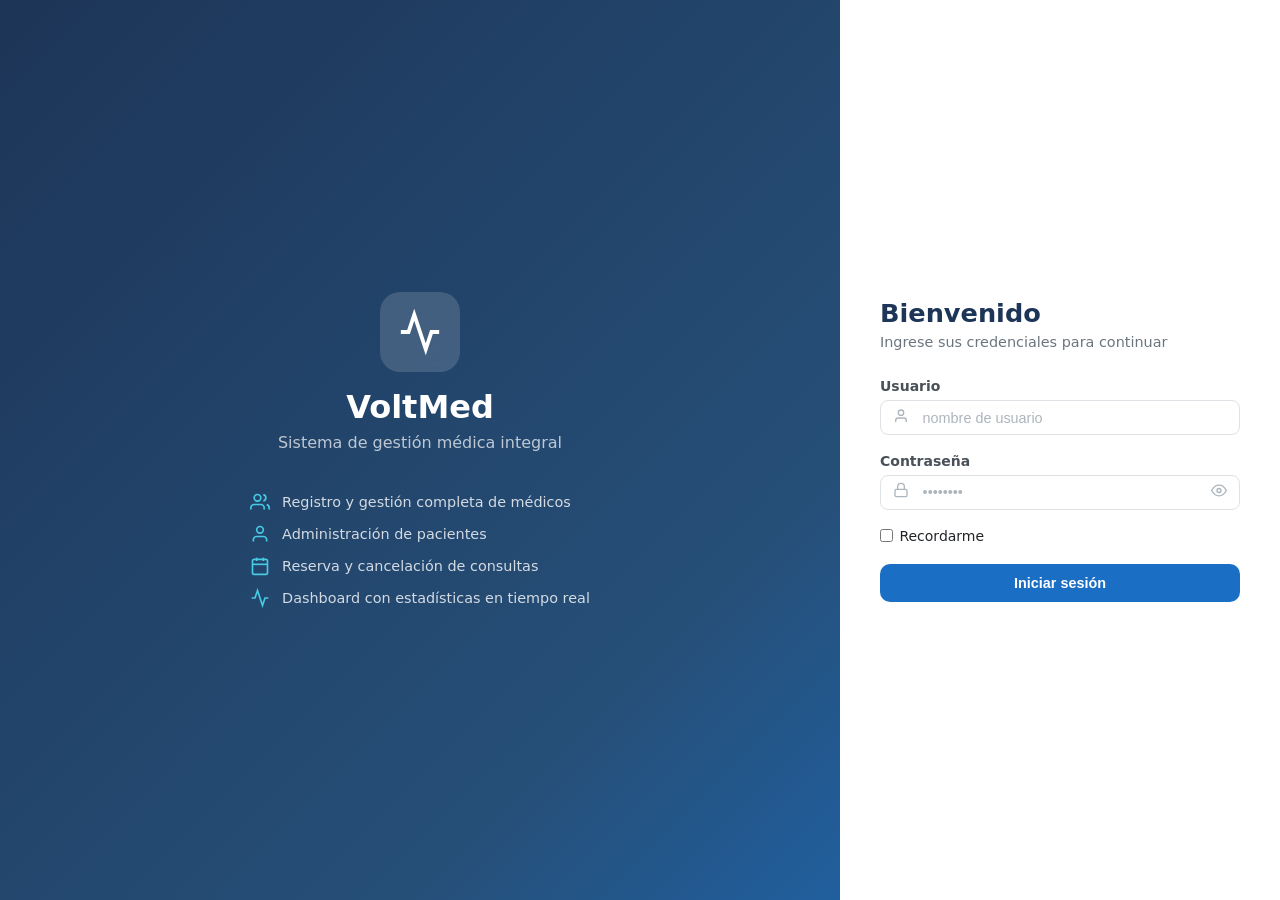
<file: src/main/resources/static/index.html>
<!DOCTYPE html>
<html lang="es">
<head>
  <meta charset="UTF-8" />
  <meta name="viewport" content="width=device-width, initial-scale=1.0" />
  <title>VoltMed – Iniciar Sesión</title>
  <link rel="stylesheet" href="css/styles.css" />
  <style>
    body { margin: 0; }
  </style>
</head>
<body>

<div class="login-page">
  <!-- Left panel -->
  <div class="login-left">
    <div class="login-brand">
      <div class="logo-wrap">
        <svg viewBox="0 0 24 24" width="46" height="46" fill="none" stroke="white" stroke-width="2">
          <path d="M22 12h-4l-3 9L9 3l-3 9H2"/>
        </svg>
      </div>
      <h1>VoltMed</h1>
      <p>Sistema de gestión médica integral</p>
    </div>
    <ul class="login-features">
      <li>
        <svg viewBox="0 0 24 24" width="20" height="20" fill="none" stroke="currentColor" stroke-width="2"><path d="M17 21v-2a4 4 0 0 0-4-4H5a4 4 0 0 0-4 4v2"/><circle cx="9" cy="7" r="4"/><path d="M23 21v-2a4 4 0 0 0-3-3.87"/><path d="M16 3.13a4 4 0 0 1 0 7.75"/></svg>
        Registro y gestión completa de médicos
      </li>
      <li>
        <svg viewBox="0 0 24 24" width="20" height="20" fill="none" stroke="currentColor" stroke-width="2"><path d="M20 21v-2a4 4 0 0 0-4-4H8a4 4 0 0 0-4 4v2"/><circle cx="12" cy="7" r="4"/></svg>
        Administración de pacientes
      </li>
      <li>
        <svg viewBox="0 0 24 24" width="20" height="20" fill="none" stroke="currentColor" stroke-width="2"><rect x="3" y="4" width="18" height="18" rx="2" ry="2"/><line x1="16" y1="2" x2="16" y2="6"/><line x1="8" y1="2" x2="8" y2="6"/><line x1="3" y1="10" x2="21" y2="10"/></svg>
        Reserva y cancelación de consultas
      </li>
      <li>
        <svg viewBox="0 0 24 24" width="20" height="20" fill="none" stroke="currentColor" stroke-width="2"><path d="M22 12h-4l-3 9L9 3l-3 9H2"/></svg>
        Dashboard con estadísticas en tiempo real
      </li>
    </ul>
  </div>

  <!-- Right panel: login form -->
  <div class="login-right">
    <div class="login-form-box">
      <h2>Bienvenido</h2>
      <p>Ingrese sus credenciales para continuar</p>

      <div id="login-alert" class="alert alert-danger" style="display:none;"></div>

      <form id="login-form" novalidate>
        <div class="form-group">
          <label class="form-label" for="login-user">Usuario</label>
          <div class="input-icon-wrap">
            <span class="input-icon">
              <svg viewBox="0 0 24 24" width="16" height="16" fill="none" stroke="currentColor" stroke-width="2"><path d="M20 21v-2a4 4 0 0 0-4-4H8a4 4 0 0 0-4 4v2"/><circle cx="12" cy="7" r="4"/></svg>
            </span>
            <input type="text" id="login-user" class="form-control" placeholder="nombre de usuario" required autocomplete="username" />
          </div>
        </div>
        <div class="form-group">
          <label class="form-label" for="login-pass">Contraseña</label>
          <div class="input-icon-wrap" style="position:relative;">
            <span class="input-icon">
              <svg viewBox="0 0 24 24" width="16" height="16" fill="none" stroke="currentColor" stroke-width="2"><rect x="3" y="11" width="18" height="11" rx="2" ry="2"/><path d="M7 11V7a5 5 0 0 1 10 0v4"/></svg>
            </span>
            <input type="password" id="login-pass" class="form-control" placeholder="••••••••" required autocomplete="current-password" />
            <button type="button" class="password-toggle" id="toggle-pass">
              <svg id="eye-icon" viewBox="0 0 24 24" width="16" height="16" fill="none" stroke="currentColor" stroke-width="2"><path d="M1 12s4-8 11-8 11 8 11 8-4 8-11 8-11-8-11-8z"/><circle cx="12" cy="12" r="3"/></svg>
            </button>
          </div>
        </div>
        <div class="form-options">
          <label class="checkbox-wrap">
            <input type="checkbox" id="remember-me" />
            Recordarme
          </label>
        </div>
        <button type="submit" class="btn btn-primary" style="width:100%;justify-content:center;padding:.7rem;" id="login-btn">
          Iniciar sesión
        </button>
      </form>
    </div>
  </div>
</div>

<script src="js/api.js"></script>
<script>
  // Redirect if already logged in
  if (Auth.isLoggedIn()) window.location.href = APP_BASE + '/dashboard.html';

  const form = document.getElementById('login-form');
  const alert = document.getElementById('login-alert');
  const btn   = document.getElementById('login-btn');
  const togglePass = document.getElementById('toggle-pass');
  const passInput  = document.getElementById('login-pass');

  togglePass.addEventListener('click', () => {
    const isPassword = passInput.type === 'password';
    passInput.type = isPassword ? 'text' : 'password';
    document.getElementById('eye-icon').innerHTML = isPassword
      ? `<path d="M17.94 17.94A10.07 10.07 0 0 1 12 20c-7 0-11-8-11-8a18.45 18.45 0 0 1 5.06-5.94M9.9 4.24A9.12 9.12 0 0 1 12 4c7 0 11 8 11 8a18.5 18.5 0 0 1-2.16 3.19m-6.72-1.07a3 3 0 1 1-4.24-4.24"/><line x1="1" y1="1" x2="23" y2="23"/>`
      : `<path d="M1 12s4-8 11-8 11 8 11 8-4 8-11 8-11-8-11-8z"/><circle cx="12" cy="12" r="3"/>`;
  });

  form.addEventListener('submit', async e => {
    e.preventDefault();
    const login     = document.getElementById('login-user').value.trim();
    const contrasena = document.getElementById('login-pass').value;

    if (!login || !contrasena) {
      alert.textContent = 'Por favor complete todos los campos.';
      alert.style.display = 'flex';
      return;
    }

    btn.disabled = true;
    btn.innerHTML = '<span class="spinner"></span> Ingresando...';
    alert.style.display = 'none';

    try {
      await AuthAPI.login(login, contrasena);
      window.location.href = APP_BASE + '/dashboard.html';
    } catch (err) {
      alert.textContent = err.message || 'Credenciales incorrectas.';
      alert.style.display = 'flex';
      btn.disabled = false;
      btn.textContent = 'Iniciar sesión';
    }
  });
</script>
</body>
</html>
</file>
<file: src/main/resources/static/css/styles.css>
/* =============================
   VoltMed – Global Styles
   ============================= */

:root {
  --primary:       #1a6fc4;
  --primary-dark:  #1357a0;
  --primary-light: #e8f1fb;
  --secondary:     #00b4d8;
  --accent:        #48cae4;
  --success:       #2ec4b6;
  --warning:       #f4a261;
  --danger:        #e63946;
  --dark:          #1d3557;
  --gray-100:      #f8f9fa;
  --gray-200:      #e9ecef;
  --gray-300:      #dee2e6;
  --gray-400:      #ced4da;
  --gray-500:      #adb5bd;
  --gray-600:      #6c757d;
  --gray-700:      #495057;
  --gray-800:      #343a40;
  --text:          #212529;
  --sidebar-w:     260px;
  --sidebar-w-sm:  70px;
  --header-h:      64px;
  --radius:        10px;
  --shadow-sm:     0 2px 8px rgba(0,0,0,.08);
  --shadow:        0 4px 20px rgba(0,0,0,.12);
  --transition:    .25s ease;
}

*, *::before, *::after { box-sizing: border-box; margin: 0; padding: 0; }

html { font-size: 16px; scroll-behavior: smooth; }

body {
  font-family: 'Segoe UI', system-ui, -apple-system, sans-serif;
  color: var(--text);
  background: var(--gray-100);
  min-height: 100vh;
}

a { color: var(--primary); text-decoration: none; }
a:hover { text-decoration: underline; }

img { max-width: 100%; }

/* ── Typography ── */
h1 { font-size: 1.75rem; font-weight: 700; }
h2 { font-size: 1.4rem;  font-weight: 700; }
h3 { font-size: 1.15rem; font-weight: 600; }
h4 { font-size: 1rem;    font-weight: 600; }

/* ── Buttons ── */
.btn {
  display: inline-flex;
  align-items: center;
  gap: .4rem;
  padding: .5rem 1.1rem;
  border: none;
  border-radius: var(--radius);
  font-size: .9rem;
  font-weight: 600;
  cursor: pointer;
  transition: background var(--transition), transform var(--transition), box-shadow var(--transition);
  white-space: nowrap;
}
.btn:active { transform: scale(.97); }
.btn-primary  { background: var(--primary);   color: #fff; }
.btn-primary:hover  { background: var(--primary-dark); box-shadow: 0 4px 12px rgba(26,111,196,.35); }
.btn-secondary{ background: var(--gray-200);  color: var(--gray-800); }
.btn-secondary:hover { background: var(--gray-300); }
.btn-success  { background: var(--success);   color: #fff; }
.btn-success:hover  { background: #27a99d; }
.btn-danger   { background: var(--danger);    color: #fff; }
.btn-danger:hover   { background: #c82333; }
.btn-warning  { background: var(--warning);   color: #fff; }
.btn-warning:hover  { background: #e0874a; }
.btn-sm { padding: .32rem .75rem; font-size: .8rem; }
.btn-icon { padding: .45rem; border-radius: 8px; }
.btn-outline-primary {
  background: transparent;
  color: var(--primary);
  border: 2px solid var(--primary);
}
.btn-outline-primary:hover { background: var(--primary); color: #fff; }

/* ── Badge ── */
.badge {
  display: inline-block;
  padding: .2rem .6rem;
  border-radius: 20px;
  font-size: .75rem;
  font-weight: 600;
}
.badge-primary  { background: var(--primary-light); color: var(--primary); }
.badge-success  { background: #d4f5f2; color: #1a8a81; }
.badge-warning  { background: #fdf0e0; color: #b85c10; }
.badge-danger   { background: #fde8ea; color: var(--danger); }
.badge-secondary{ background: var(--gray-200); color: var(--gray-700); }

/* ── Card ── */
.card {
  background: #fff;
  border-radius: var(--radius);
  box-shadow: var(--shadow-sm);
  padding: 1.5rem;
  transition: box-shadow var(--transition);
}
.card:hover { box-shadow: var(--shadow); }
.card-header {
  display: flex;
  align-items: center;
  justify-content: space-between;
  margin-bottom: 1.25rem;
  flex-wrap: wrap;
  gap: .75rem;
}
.card-title { font-size: 1.1rem; font-weight: 700; color: var(--dark); }

/* ── Input / Form ── */
.form-group { margin-bottom: 1.1rem; }
.form-label { display: block; margin-bottom: .35rem; font-size: .875rem; font-weight: 600; color: var(--gray-700); }
.form-control {
  width: 100%;
  padding: .55rem .85rem;
  border: 1.5px solid var(--gray-300);
  border-radius: 8px;
  font-size: .9rem;
  color: var(--text);
  background: #fff;
  transition: border-color var(--transition), box-shadow var(--transition);
  appearance: none;
}
.form-control:focus {
  outline: none;
  border-color: var(--primary);
  box-shadow: 0 0 0 3px rgba(26,111,196,.15);
}
.form-control::placeholder { color: var(--gray-500); }
.form-row { display: grid; grid-template-columns: 1fr 1fr; gap: 1rem; }
@media (max-width: 560px) { .form-row { grid-template-columns: 1fr; } }
.form-section-title {
  font-size: .75rem;
  font-weight: 700;
  text-transform: uppercase;
  letter-spacing: .07em;
  color: var(--gray-600);
  border-bottom: 1px solid var(--gray-200);
  padding-bottom: .4rem;
  margin-bottom: .9rem;
  margin-top: 1.2rem;
}
select.form-control { background-image: url("data:image/svg+xml,%3Csvg xmlns='http://www.w3.org/2000/svg' width='12' height='12' viewBox='0 0 24 24' fill='none' stroke='%236c757d' stroke-width='2'%3E%3Cpolyline points='6 9 12 15 18 9'%3E%3C/polyline%3E%3C/svg%3E"); background-repeat: no-repeat; background-position: right .75rem center; padding-right: 2.25rem; }

/* ── Alert ── */
.alert {
  padding: .8rem 1rem;
  border-radius: 8px;
  font-size: .875rem;
  margin-bottom: 1rem;
  display: flex;
  align-items: center;
  gap: .5rem;
}
.alert-danger  { background: #fde8ea; color: #b02a37; border-left: 4px solid var(--danger); }
.alert-success { background: #d4f5f2; color: #1a6b63; border-left: 4px solid var(--success); }
.alert-info    { background: var(--primary-light); color: var(--primary-dark); border-left: 4px solid var(--primary); }

/* ── Table ── */
.table-wrapper { overflow-x: auto; border-radius: 8px; }
table {
  width: 100%;
  border-collapse: collapse;
  font-size: .875rem;
}
thead tr { background: var(--primary); color: #fff; }
thead th { padding: .75rem 1rem; text-align: left; font-weight: 600; white-space: nowrap; }
tbody tr { border-bottom: 1px solid var(--gray-200); transition: background var(--transition); }
tbody tr:hover { background: var(--primary-light); }
tbody td { padding: .7rem 1rem; vertical-align: middle; }

/* ── Modal ── */
.modal-overlay {
  display: none;
  position: fixed;
  inset: 0;
  background: rgba(0,0,0,.45);
  z-index: 1000;
  align-items: center;
  justify-content: center;
  padding: 1rem;
}
.modal-overlay.active { display: flex; }
.modal {
  background: #fff;
  border-radius: var(--radius);
  box-shadow: var(--shadow);
  width: 100%;
  max-width: 640px;
  max-height: 90vh;
  overflow-y: auto;
  animation: slideUp .25s ease;
}
@keyframes slideUp {
  from { transform: translateY(30px); opacity: 0; }
  to   { transform: translateY(0);    opacity: 1; }
}
.modal-header {
  display: flex;
  align-items: center;
  justify-content: space-between;
  padding: 1.25rem 1.5rem 1rem;
  border-bottom: 1px solid var(--gray-200);
  position: sticky;
  top: 0;
  background: #fff;
  z-index: 1;
}
.modal-title { font-size: 1.1rem; font-weight: 700; color: var(--dark); }
.modal-close {
  background: none;
  border: none;
  font-size: 1.4rem;
  cursor: pointer;
  color: var(--gray-600);
  line-height: 1;
  transition: color var(--transition);
}
.modal-close:hover { color: var(--danger); }
.modal-body { padding: 1.25rem 1.5rem; }
.modal-footer {
  padding: 1rem 1.5rem 1.25rem;
  display: flex;
  justify-content: flex-end;
  gap: .75rem;
  border-top: 1px solid var(--gray-200);
}

/* ── Toast ── */
#toast-container {
  position: fixed;
  bottom: 1.5rem;
  right: 1.5rem;
  z-index: 2000;
  display: flex;
  flex-direction: column;
  gap: .5rem;
}
.toast {
  background: var(--dark);
  color: #fff;
  padding: .75rem 1.25rem;
  border-radius: 8px;
  font-size: .875rem;
  box-shadow: var(--shadow);
  display: flex;
  align-items: center;
  gap: .5rem;
  animation: fadeInUp .3s ease;
  min-width: 240px;
}
.toast.success { background: var(--success); }
.toast.danger  { background: var(--danger); }
@keyframes fadeInUp {
  from { opacity: 0; transform: translateY(10px); }
  to   { opacity: 1; transform: translateY(0); }
}

/* ── Loading spinner ── */
.spinner {
  display: inline-block;
  width: 1.2rem;
  height: 1.2rem;
  border: 2px solid rgba(255,255,255,.3);
  border-top-color: #fff;
  border-radius: 50%;
  animation: spin .6s linear infinite;
}
@keyframes spin { to { transform: rotate(360deg); } }
.loading-overlay {
  display: none;
  position: absolute;
  inset: 0;
  background: rgba(255,255,255,.7);
  border-radius: var(--radius);
  align-items: center;
  justify-content: center;
  z-index: 10;
}
.loading-overlay.active { display: flex; }

/* ── Pagination ── */
.pagination {
  display: flex;
  align-items: center;
  gap: .4rem;
  flex-wrap: wrap;
  justify-content: center;
  margin-top: 1rem;
}
.page-btn {
  padding: .4rem .75rem;
  border: 1.5px solid var(--gray-300);
  border-radius: 6px;
  cursor: pointer;
  background: #fff;
  font-size: .85rem;
  color: var(--gray-700);
  transition: all var(--transition);
}
.page-btn:hover { border-color: var(--primary); color: var(--primary); }
.page-btn.active { background: var(--primary); color: #fff; border-color: var(--primary); }
.page-btn:disabled { opacity: .45; cursor: not-allowed; }

/* ── Empty state ── */
.empty-state {
  text-align: center;
  padding: 3rem 1rem;
  color: var(--gray-500);
}
.empty-state svg { opacity: .3; margin-bottom: .75rem; }
.empty-state p { font-size: .95rem; }

/* =====================
   Layout: Sidebar + Content
   ===================== */
.app-layout {
  display: flex;
  min-height: 100vh;
}

/* ── Sidebar ── */
.sidebar {
  width: var(--sidebar-w);
  background: var(--dark);
  color: #fff;
  display: flex;
  flex-direction: column;
  position: fixed;
  top: 0;
  left: 0;
  height: 100vh;
  z-index: 500;
  transition: width var(--transition), transform var(--transition);
  overflow: hidden;
}
.sidebar.collapsed { width: var(--sidebar-w-sm); }

.sidebar-logo {
  display: flex;
  align-items: center;
  gap: .75rem;
  padding: 1.25rem 1rem;
  border-bottom: 1px solid rgba(255,255,255,.1);
  min-height: var(--header-h);
}
.logo-icon {
  width: 38px; height: 38px;
  border-radius: 10px;
  background: var(--primary);
  display: flex;
  align-items: center;
  justify-content: center;
  flex-shrink: 0;
}
.logo-icon svg { width: 22px; height: 22px; fill: #fff; }
.logo-text { font-weight: 800; font-size: 1.2rem; white-space: nowrap; transition: opacity var(--transition); }
.sidebar.collapsed .logo-text { opacity: 0; width: 0; overflow: hidden; }

.sidebar-nav { flex: 1; padding: 1rem 0; overflow-y: auto; overflow-x: hidden; }
.nav-section-label {
  font-size: .65rem;
  font-weight: 700;
  text-transform: uppercase;
  letter-spacing: .1em;
  color: rgba(255,255,255,.35);
  padding: .5rem 1rem;
  white-space: nowrap;
  transition: opacity var(--transition);
}
.sidebar.collapsed .nav-section-label { opacity: 0; }
.nav-item {
  display: flex;
  align-items: center;
  gap: .85rem;
  padding: .65rem 1rem;
  color: rgba(255,255,255,.7);
  cursor: pointer;
  border-radius: 8px;
  margin: 2px .5rem;
  transition: background var(--transition), color var(--transition);
  white-space: nowrap;
  text-decoration: none;
}
.nav-item:hover { background: rgba(255,255,255,.1); color: #fff; text-decoration: none; }
.nav-item.active { background: var(--primary); color: #fff; }
.nav-item svg { width: 20px; height: 20px; flex-shrink: 0; }
.nav-label { transition: opacity var(--transition); }
.sidebar.collapsed .nav-label { opacity: 0; width: 0; overflow: hidden; }

.sidebar-footer {
  border-top: 1px solid rgba(255,255,255,.1);
  padding: 1rem;
}
.user-info {
  display: flex;
  align-items: center;
  gap: .75rem;
}
.user-avatar {
  width: 36px; height: 36px;
  border-radius: 50%;
  background: var(--primary);
  display: flex;
  align-items: center;
  justify-content: center;
  font-weight: 700;
  font-size: .9rem;
  flex-shrink: 0;
}
.user-details { transition: opacity var(--transition); }
.sidebar.collapsed .user-details { opacity: 0; width: 0; overflow: hidden; }
.user-name { font-weight: 600; font-size: .875rem; color: #fff; }
.user-role { font-size: .75rem; color: rgba(255,255,255,.5); }
.logout-btn {
  background: none;
  border: none;
  color: rgba(255,255,255,.6);
  cursor: pointer;
  padding: .3rem;
  border-radius: 6px;
  transition: color var(--transition), background var(--transition);
  margin-left: auto;
}
.logout-btn:hover { color: var(--danger); background: rgba(255,255,255,.08); }

/* ── Main Content ── */
.main-content {
  margin-left: var(--sidebar-w);
  flex: 1;
  display: flex;
  flex-direction: column;
  min-height: 100vh;
  transition: margin-left var(--transition);
}
.sidebar.collapsed ~ .main-content { margin-left: var(--sidebar-w-sm); }

/* ── Top Header ── */
.top-header {
  height: var(--header-h);
  background: #fff;
  border-bottom: 1px solid var(--gray-200);
  display: flex;
  align-items: center;
  padding: 0 1.5rem;
  gap: 1rem;
  position: sticky;
  top: 0;
  z-index: 400;
  box-shadow: var(--shadow-sm);
}
.toggle-sidebar-btn {
  background: none;
  border: none;
  cursor: pointer;
  padding: .4rem;
  border-radius: 8px;
  color: var(--gray-600);
  transition: background var(--transition);
  display: flex;
}
.toggle-sidebar-btn:hover { background: var(--gray-100); }
.page-title-area { flex: 1; }
.page-title-area h1 { font-size: 1.25rem; font-weight: 700; color: var(--dark); }
.search-bar {
  display: flex;
  align-items: center;
  background: var(--gray-100);
  border-radius: 8px;
  padding: .4rem .85rem;
  gap: .5rem;
  border: 1.5px solid var(--gray-200);
  transition: border-color var(--transition);
}
.search-bar:focus-within { border-color: var(--primary); }
.search-bar input { border: none; background: none; outline: none; font-size: .9rem; width: 200px; }
.search-bar svg { color: var(--gray-500); }

/* ── Page Content ── */
.page-content { padding: 1.5rem; flex: 1; }

/* ── Stat Cards ── */
.stats-grid {
  display: grid;
  grid-template-columns: repeat(auto-fit, minmax(200px, 1fr));
  gap: 1rem;
  margin-bottom: 1.5rem;
}
.stat-card {
  background: #fff;
  border-radius: var(--radius);
  padding: 1.25rem;
  box-shadow: var(--shadow-sm);
  display: flex;
  align-items: center;
  gap: 1rem;
}
.stat-icon {
  width: 52px; height: 52px;
  border-radius: 12px;
  display: flex;
  align-items: center;
  justify-content: center;
  flex-shrink: 0;
}
.stat-icon svg { width: 26px; height: 26px; }
.stat-icon.blue   { background: var(--primary-light); color: var(--primary); }
.stat-icon.green  { background: #d4f5f2; color: var(--success); }
.stat-icon.orange { background: #fdf0e0; color: var(--warning); }
.stat-icon.purple { background: #f0e6ff; color: #7c3aed; }
.stat-info .stat-value { font-size: 1.6rem; font-weight: 800; color: var(--dark); line-height: 1; }
.stat-info .stat-label { font-size: .8rem; color: var(--gray-600); margin-top: .2rem; }

/* ── Login Page ── */
.login-page {
  min-height: 100vh;
  display: flex;
  background: linear-gradient(135deg, var(--dark) 0%, #264f78 60%, var(--primary) 100%);
}
.login-left {
  flex: 1;
  display: flex;
  flex-direction: column;
  justify-content: center;
  align-items: center;
  padding: 3rem;
  color: #fff;
}
.login-brand { text-align: center; margin-bottom: 2.5rem; }
.login-brand .logo-wrap {
  width: 80px; height: 80px;
  border-radius: 20px;
  background: rgba(255,255,255,.15);
  display: flex;
  align-items: center;
  justify-content: center;
  margin: 0 auto 1rem;
  backdrop-filter: blur(8px);
}
.login-brand h1 { font-size: 2rem; font-weight: 800; }
.login-brand p { color: rgba(255,255,255,.7); margin-top: .4rem; }
.login-features { list-style: none; display: flex; flex-direction: column; gap: .75rem; max-width: 340px; }
.login-features li {
  display: flex;
  align-items: center;
  gap: .75rem;
  color: rgba(255,255,255,.8);
  font-size: .9rem;
}
.login-features li svg { flex-shrink: 0; color: var(--accent); }

.login-right {
  width: 440px;
  background: #fff;
  display: flex;
  align-items: center;
  justify-content: center;
  padding: 2.5rem;
}
.login-form-box { width: 100%; max-width: 360px; }
.login-form-box h2 { font-size: 1.6rem; font-weight: 800; color: var(--dark); margin-bottom: .4rem; }
.login-form-box p  { color: var(--gray-600); font-size: .9rem; margin-bottom: 1.75rem; }

.input-icon-wrap { position: relative; }
.input-icon-wrap .form-control { padding-left: 2.6rem; }
.input-icon-wrap .input-icon {
  position: absolute;
  left: .8rem;
  top: 50%;
  transform: translateY(-50%);
  color: var(--gray-500);
}
.password-toggle {
  position: absolute;
  right: .8rem;
  top: 50%;
  transform: translateY(-50%);
  background: none;
  border: none;
  cursor: pointer;
  color: var(--gray-500);
  transition: color var(--transition);
}
.password-toggle:hover { color: var(--primary); }

.form-options { display: flex; align-items: center; justify-content: space-between; margin-bottom: 1.25rem; font-size: .875rem; }
.checkbox-wrap { display: flex; align-items: center; gap: .4rem; cursor: pointer; }

@media (max-width: 820px) {
  .login-left { display: none; }
  .login-right { width: 100%; }
}

/* ── Responsive Layout ── */
@media (max-width: 768px) {
  .sidebar {
    transform: translateX(-100%);
    width: var(--sidebar-w) !important;
  }
  .sidebar.mobile-open { transform: translateX(0); }
  .main-content { margin-left: 0 !important; }
  .top-header { padding: 0 1rem; }
  .search-bar { display: none; }
  .page-content { padding: 1rem; }
  .sidebar-overlay {
    display: none;
    position: fixed;
    inset: 0;
    background: rgba(0,0,0,.45);
    z-index: 499;
  }
  .sidebar-overlay.active { display: block; }
}
@media (max-width: 480px) {
  .form-row { grid-template-columns: 1fr; }
  .stats-grid { grid-template-columns: 1fr 1fr; }
}

/* ── Tabs ── */
.tabs { display: flex; gap: .25rem; border-bottom: 2px solid var(--gray-200); margin-bottom: 1.25rem; }
.tab-btn {
  padding: .6rem 1.1rem;
  background: none;
  border: none;
  border-bottom: 2px solid transparent;
  margin-bottom: -2px;
  cursor: pointer;
  font-size: .875rem;
  font-weight: 600;
  color: var(--gray-600);
  border-radius: 6px 6px 0 0;
  transition: color var(--transition), border-color var(--transition);
}
.tab-btn:hover { color: var(--primary); }
.tab-btn.active { color: var(--primary); border-bottom-color: var(--primary); }
.tab-panel { display: none; }
.tab-panel.active { display: block; }

/* ── Detail View ── */
.detail-grid {
  display: grid;
  grid-template-columns: 1fr 1fr;
  gap: .75rem 1.5rem;
}
@media (max-width: 480px) { .detail-grid { grid-template-columns: 1fr; } }
.detail-item .detail-label { font-size: .75rem; color: var(--gray-500); font-weight: 600; text-transform: uppercase; letter-spacing: .05em; }
.detail-item .detail-value { font-size: .925rem; color: var(--dark); font-weight: 500; margin-top: .15rem; }

/* ── Confirm dialog ── */
.confirm-icon {
  width: 60px; height: 60px;
  border-radius: 50%;
  background: #fde8ea;
  display: flex;
  align-items: center;
  justify-content: center;
  margin: 0 auto 1rem;
  color: var(--danger);
}
.confirm-icon svg { width: 30px; height: 30px; }
</file>
